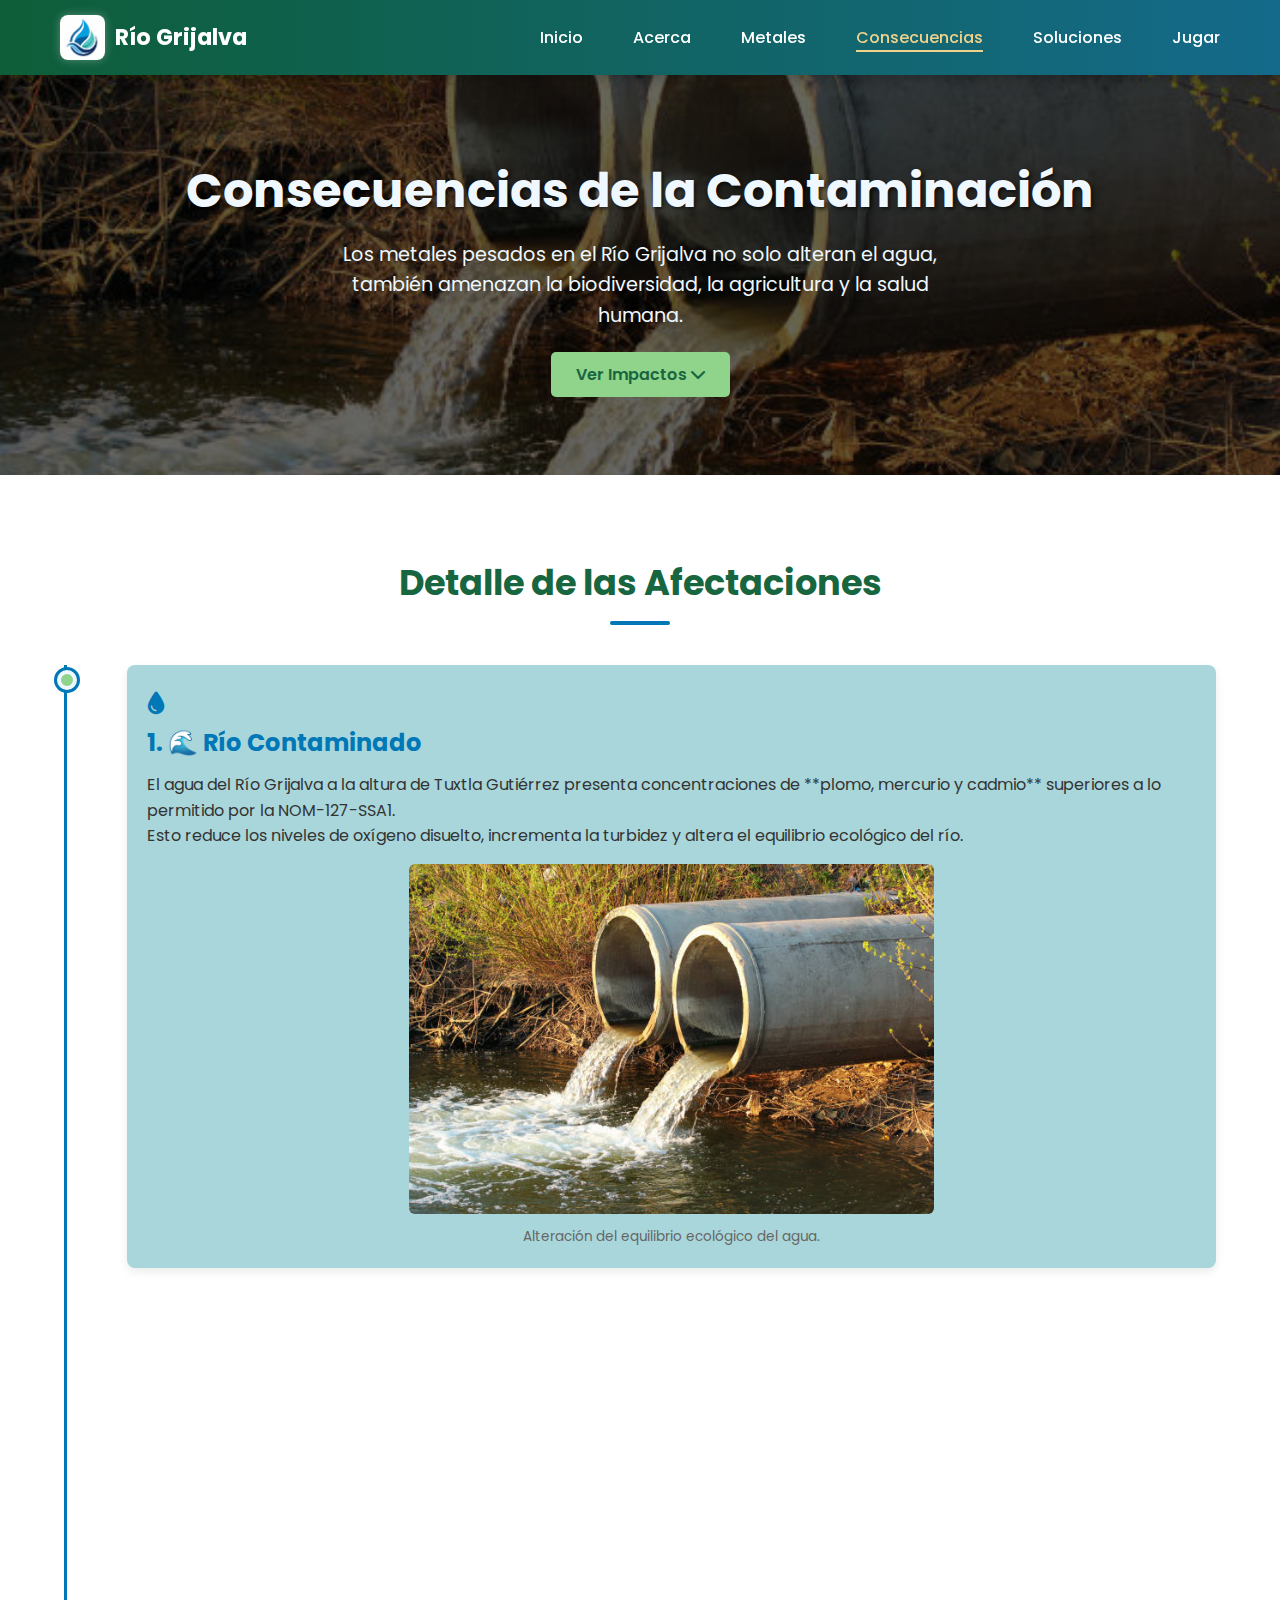
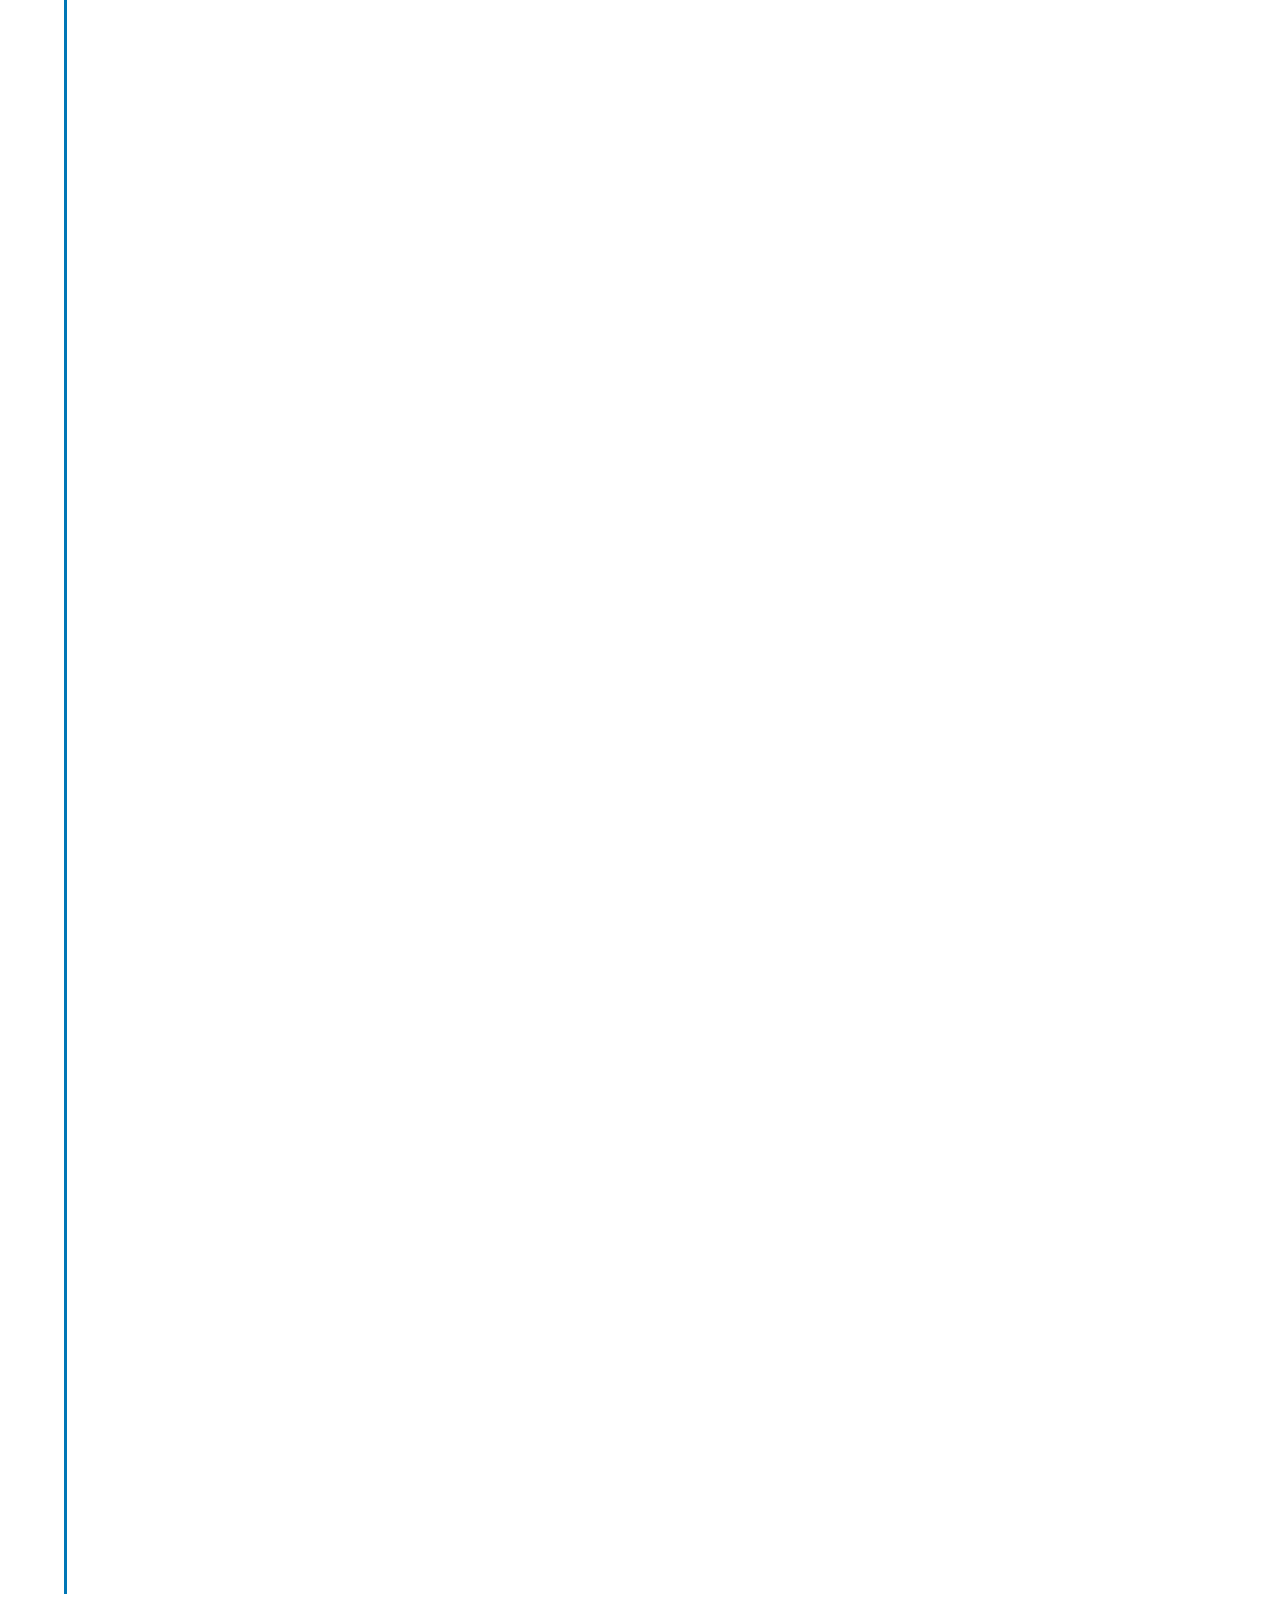
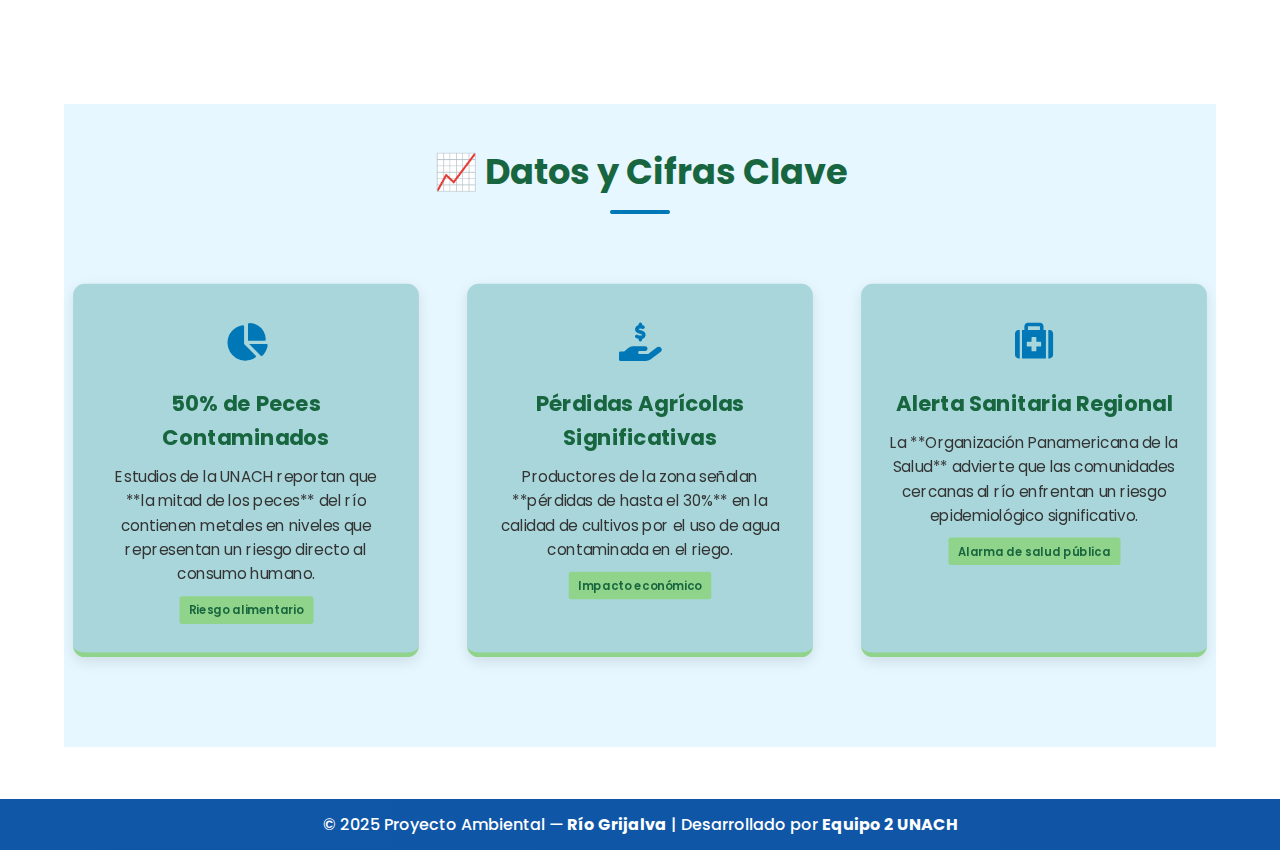
<file: consecuencias.html>
<!DOCTYPE html>
<html lang="es">
<head>
  <meta charset="UTF-8">
  <meta name="viewport" content="width=device-width, initial-scale=1.0">
  <title>Consecuencias - Impacto de la Contaminación en el Río Grijalva</title>
  <link rel="stylesheet" href="consecuencias.css">
  <link rel="preconnect" href="https://fonts.googleapis.com">
  <link rel="preconnect" href="https://fonts.gstatic.com" crossorigin>
  <link href="https://fonts.googleapis.com/css2?family=Poppins:wght@300;500;700&display=swap" rel="stylesheet">
  <link rel="stylesheet" href="https://cdnjs.cloudflare.com/ajax/libs/font-awesome/6.0.0-beta3/css/all.min.css"> 
</head>
<body>
  <header class="header">
    <nav class="navbar">
      <div class="logo" onclick="location.href='index.html'">
        <img src="img/logo.jpg" alt="Logo Río Grijalva" class="loader-logo" />
        <span>Río Grijalva</span>
      </div>
      <ul class="nav-links">
  <li><a href="index.html">Inicio</a></li>
  <li><a href="acerca.html">Acerca</a></li>
  <li><a href="metales.html">Metales</a></li>
  <li><a href="consecuencias.html" class="active">Consecuencias</a></li>
  <li><a href="soluciones.html">Soluciones</a></li>
  <li><a href="juego.html">Jugar</a></li>
       </ul>
    </nav>
  </header>


  <main>
    <section class="hero-section hero-consecuencias">
      <div class="hero-content">
        <h1 class="hero-title">Consecuencias de la Contaminación</h1>
        <p class="hero-subtitle">Los metales pesados en el Río Grijalva no solo alteran el agua, también amenazan la biodiversidad, la agricultura y la salud humana.</p>
        <a href="#timeline-start" class="btn btn-primary">Ver Impactos <i class="fas fa-chevron-down"></i></a>
      </div>
      <picture>
        <img src="img/riocontaminado.jpg" alt="Vista del Río Grijalva" class="hero-bg-image">
      </picture>
    </section>

    <div class="container" id="timeline-start">
      <section class="timeline-section">
        <h2 class="section-title">Detalle de las Afectaciones</h2>
        <div class="timeline-wrapper">
          
          <article class="timeline-item reveal-item">
            <div class="timeline-marker"></div>
            <div class="timeline-content">
              <span class="timeline-icon"><i class="fas fa-tint"></i></span>
              <h3 class="timeline-title">1. 🌊 Río Contaminado</h3>
              <p>El agua del Río Grijalva a la altura de Tuxtla Gutiérrez presenta concentraciones de **plomo, mercurio y cadmio** superiores a lo permitido por la NOM-127-SSA1.</p>
              <p>Esto reduce los niveles de oxígeno disuelto, incrementa la turbidez y altera el equilibrio ecológico del río.</p>
              <figure class="timeline-image-container">
                <img src="img/riocontaminado.jpg" alt="Río contaminado y turbio" loading="lazy">
                <figcaption>Alteración del equilibrio ecológico del agua.</figcaption>
              </figure>
            </div>
          </article>

          <article class="timeline-item reveal-item">
            <div class="timeline-marker"></div>
            <div class="timeline-content">
              <span class="timeline-icon"><i class="fas fa-fish"></i></span>
              <h3 class="timeline-title">2. 🐟 Fauna Afectada: Bioacumulación</h3>
              <p>Los peces y moluscos **acumulan metales en sus tejidos**, lo que provoca **bioacumulación**. Esto significa que los contaminantes suben por la cadena alimenticia.</p>
              <p>En la zona, se han detectado alteraciones reproductivas en peces y disminución significativa en la biodiversidad acuática, amenazando especies endémicas.</p>
              <figure class="timeline-image-container">
                <img src="img/faunaafectada.jpg" alt="Fauna acuática afectada por contaminantes" loading="lazy">
                <figcaption>Riesgo en la cadena alimenticia por bioacumulación.</figcaption>
              </figure>
            </div>
          </article>

          <article class="timeline-item reveal-item">
            <div class="timeline-marker"></div>
            <div class="timeline-content">
              <span class="timeline-icon"><i class="fas fa-seedling"></i></span>
              <h3 class="timeline-title">3. 🌱 Agricultura en Riesgo</h3>
              <p>Los agricultores locales que utilizan agua del río para riego ven afectados sus cultivos, ya que los **metales pesados permanecen en el suelo y los alimentos** cosechados.</p>
              <p>Esto genera pérdidas económicas considerables y representa un riesgo para la salud de quienes consumen productos contaminados.</p>
              <figure class="timeline-image-container">
                <img src="img/agriculturaafectada.jpg" alt="Cultivos contaminados por riego" loading="lazy">
                <figcaption>Impacto en la seguridad alimentaria y económica local.</figcaption>
              </figure>
            </div>
          </article>

          <article class="timeline-item reveal-item">
            <div class="timeline-marker"></div>
            <div class="timeline-content">
              <span class="timeline-icon"><i class="fas fa-heartbeat"></i></span>
              <h3 class="timeline-title">4. 👩‍⚕️ Salud Humana y Enfermedades</h3>
              <p>La exposición prolongada al **plomo** daña el sistema nervioso; el **cadmio** afecta los riñones; el **mercurio** impacta el cerebro; y el **arsénico** está relacionado con cáncer de piel y pulmón.</p>
              <p>En comunidades cercanas al río se reportan problemas digestivos, respiratorios y una mayor incidencia de enfermedades crónicas y degenerativas.</p>
              <figure class="timeline-image-container">
                <img src="img/saludhumana.jpg" alt="Afectaciones en salud humana por metales pesados" loading="lazy">
                <figcaption>La contaminación como amenaza epidemiológica.</figcaption>
              </figure>
            </div>
          </article>

        </div>
      </section>

      <section class="impact-cards-section">
        <h2 class="section-title">📈 Datos y Cifras Clave</h2>
        <div class="cards-container">
          <div class="impact-card reveal-item">
            <div class="card-icon"><i class="fas fa-chart-pie"></i></div>
            <h3 class="card-title">50% de Peces Contaminados</h3>
            <p>Estudios de la UNACH reportan que **la mitad de los peces** del río contienen metales en niveles que representan un riesgo directo al consumo humano.</p>
            <span class="card-tag">Riesgo alimentario</span>
          </div>
          <div class="impact-card reveal-item">
            <div class="card-icon"><i class="fas fa-hand-holding-usd"></i></div>
            <h3 class="card-title">Pérdidas Agrícolas Significativas</h3>
            <p>Productores de la zona señalan **pérdidas de hasta el 30%** en la calidad de cultivos por el uso de agua contaminada en el riego.</p>
            <span class="card-tag">Impacto económico</span>
          </div>
          <div class="impact-card reveal-item">
            <div class="card-icon"><i class="fas fa-medkit"></i></div>
            <h3 class="card-title">Alerta Sanitaria Regional</h3>
            <p>La **Organización Panamericana de la Salud** advierte que las comunidades cercanas al río enfrentan un riesgo epidemiológico significativo.</p>
            <span class="card-tag">Alarma de salud pública</span>
          </div>
        </div>
      </section>
    </div>
  </main>

 <!-- FOOTER -->
  <footer class="footer">
   <p>&copy; 2025 Proyecto Ambiental — <strong>Río Grijalva</strong> | Desarrollado por <strong>Equipo 2 UNACH</strong></p>
  </footer>

  <script>
    window.addEventListener('scroll', function () {
      const header = document.querySelector('.header');
      if (window.scrollY > 50) {
        header.classList.add('scrolled');
      } else {
        header.classList.remove('scrolled');
      }
    });
  </script>

  <script src="consecuencias.js"></script>
</body>
</html>
</file>
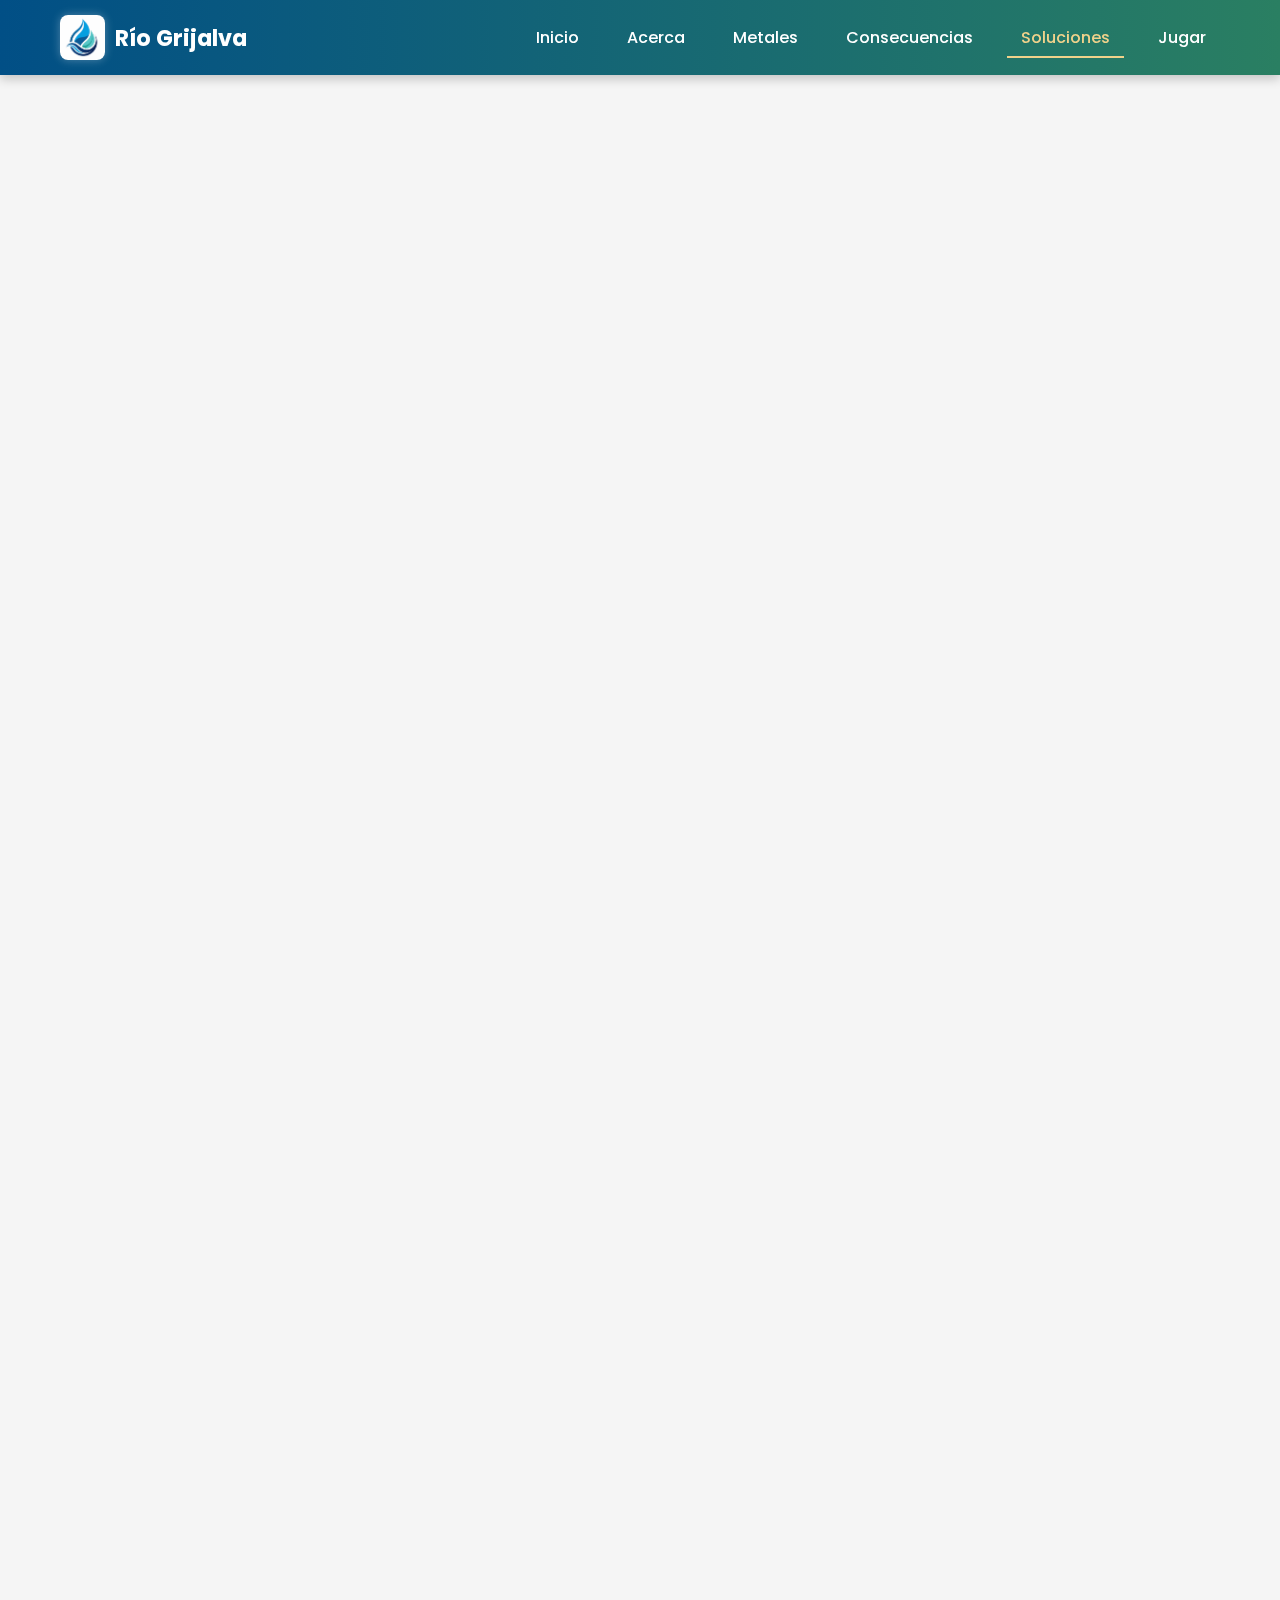
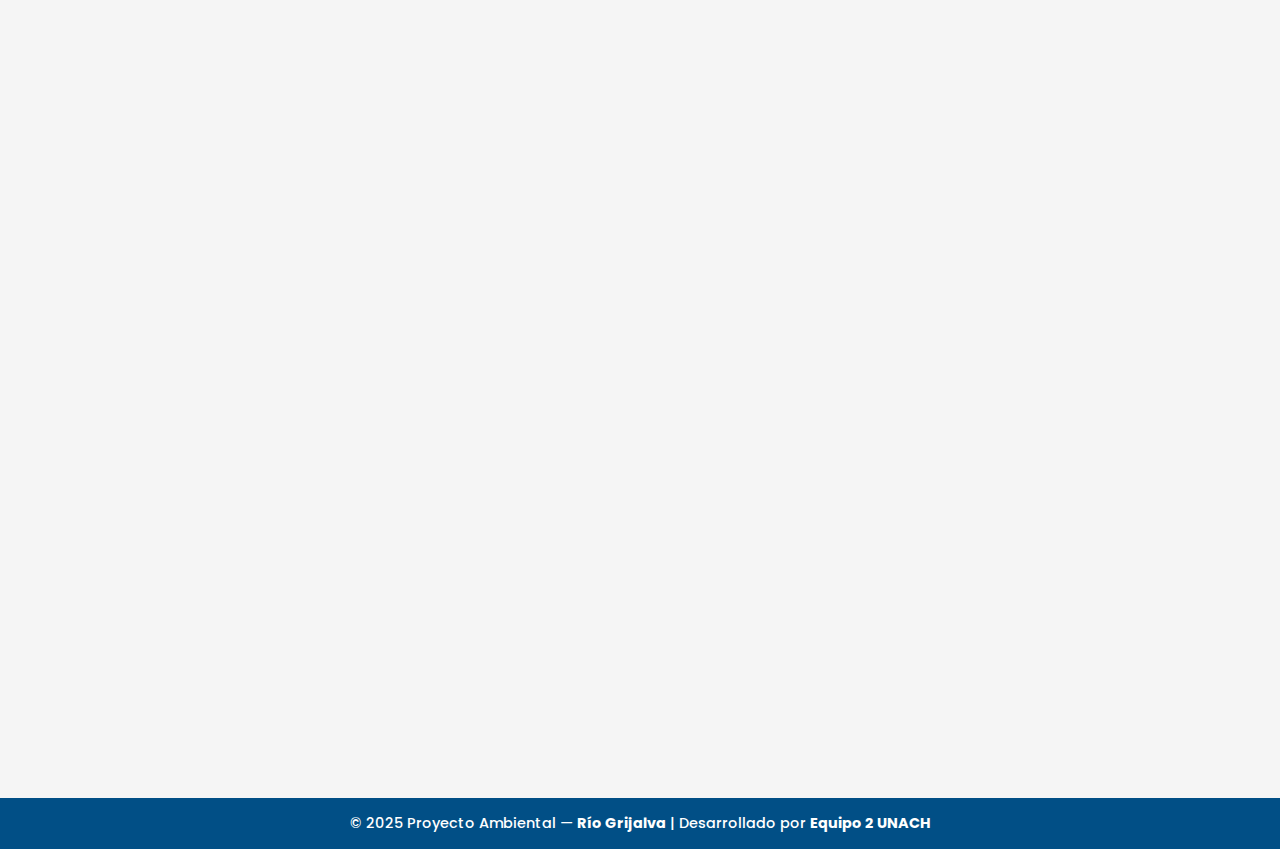
<file: soluciones.html>
<!DOCTYPE html>
<html lang="es">
<head>
    <meta charset="UTF-8" />
    <meta name="viewport" content="width=device-width, initial-scale=1.0" />
    <title>Soluciones Sostenibles - Río Grijalva 🌿</title>
    <link href="https://fonts.googleapis.com/css2?family=Poppins:wght@300;400;600;700&display=swap" rel="stylesheet" />
    <link rel="stylesheet" href="soluciones.css" />
</head>
<body>

    <!-- ===== HEADER ===== -->
    <header class="header">
        <nav class="navbar">
            <div class="logo">
                <img src="img/logo.jpg" alt="Logo Río Grijalva" />
                <span>Río Grijalva</span>
            </div>
            <ul class="nav-links">
                <li><a href="index.html" class="active">Inicio</a></li>
                <li><a href="acerca.html">Acerca</a></li>
                <li><a href="metales.html">Metales</a></li>
                <li><a href="consecuencias.html">Consecuencias</a></li>
                <li><a href="soluciones.html">Soluciones</a></li>
                <li><a href="juego.html">Jugar</a></li>
            </ul>
        </nav>
    </header>

    <!-- Contenido Principal -->
    <main class="container">

        <!-- Introducción -->
        <section class="solutions-intro fade-in">
            <h1 class="main-title">Soluciones para la Recuperación del Río Grijalva</h1>
            <p class="subtitle">
                Acciones y estrategias sostenibles que buscan reducir la contaminación por metales pesados y restaurar el equilibrio ecológico del río más importante de Chiapas.
            </p>
            <a href="#acciones" class="btn-scroll">Ver Acciones ↓</a>
        </section>

        <!-- Sección de Soluciones Clave -->
        <section id="acciones" class="solutions-grid-section fade-in">
            <div class="grid-cards">
                <article class="card solution-card">
                    <span class="icon">🔬</span>
                    <h2>Tratamiento Avanzado</h2>
                    <p class="card-desc">
                        Implementar plantas con tecnología de <strong>biofiltración</strong> y <strong>ósmosis inversa</strong> permite eliminar mercurio, plomo y cromo del agua de manera eficiente.
                    </p>
                    <a href="https://www.sciencedirect.com/topics/earth-and-planetary-sciences/water-treatment" target="_blank" class="info-link">Ver fuente científica</a>
                </article>

                <article class="card solution-card delay-200">
                    <span class="icon">📚</span>
                    <h2>Cultura Ambiental</h2>
                    <p class="card-desc">
                        Crear programas de <strong>educación ambiental</strong> en escuelas y comunidades fomenta la conciencia sobre el uso responsable del agua y el reciclaje.
                    </p>
                    <a href="https://www.gob.mx/semarnat/acciones-y-programas/educacion-ambiental" target="_blank" class="info-link">Ver iniciativa SEMARNAT</a>
                </article>

                <article class="card solution-card delay-400">
                    <span class="icon">⚖️</span>
                    <h2>Fiscalización Efectiva</h2>
                    <p class="card-desc">
                        Fortalecer la <strong>vigilancia de descargas industriales</strong> y aplicar sanciones más severas contribuye a un control real de la contaminación.
                    </p>
                    <a href="https://www.gob.mx/conagua" target="_blank" class="info-link">Ver normativa CONAGUA</a>
                </article>

                <article class="card solution-card delay-600">
                    <span class="icon">🌳</span>
                    <h2>Recuperación de Riberas</h2>
                    <p class="card-desc">
                        Los programas de <strong>reforestación</strong> con especies nativas estabilizan los suelos, reducen la erosión y filtran contaminantes antes de llegar al río.
                    </p>
                    <a href="https://www.fao.org/forestry/es/" target="_blank" class="info-link">Ver datos FAO</a>
                </article>
            </div>
        </section>

        <!-- Infografía Interactiva -->
        <section class="infografia fade-in">
            <h2>Cómo Funciona una Planta de Tratamiento de Aguas Residuales</h2>
            <p class="section-subtitle">Haz clic en cada paso para conocer su función.</p>

            <div class="steps-flow">
                <div class="step-item active" data-step="1">
                    <span class="step-number">1</span>
                    <p>Captación y Cribado</p>
                </div>
                <div class="step-item" data-step="2">
                    <span class="step-number">2</span>
                    <p>Sedimentación Primaria</p>
                </div>
                <div class="step-item" data-step="3">
                    <span class="step-number">3</span>
                    <p>Tratamiento Biológico</p>
                </div>
                <div class="step-item" data-step="4">
                    <span class="step-number">4</span>
                    <p>Desinfección y Vertido</p>
                </div>
            </div>

            <p id="flow-desc" class="flow-description">
                El primer paso consiste en remover objetos grandes como basura y escombros, protegiendo la maquinaria.
            </p>

            <a href="https://es.wikipedia.org/wiki/Planta_de_tratamiento_de_aguas_residuales" target="_blank" class="info-link">Más sobre plantas de tratamiento</a>
        </section>

        <!-- Galería / Carrusel Mejorado -->
        <section class="galeria fade-in">
            <h2>Avances en Proyectos de Limpieza del Grijalva</h2>
            <div class="carousel-container">
                <div class="carousel-slide">
                    <img src="img/tratamiento1.jpg" alt="Proceso de filtración de agua en planta de tratamiento" loading="lazy">
                    <img src="img/tratamiento2.jpg" alt="Reforestación en la ribera del río Grijalva" loading="lazy">
                    <img src="img/tratamiento3.jpg" alt="Monitoreo de calidad del agua en laboratorio" loading="lazy">
                    <img src="img/tratamiento4.jpg" alt="Monitoreo de calidad del agua con maquinaria" loading="lazy">
                    <img src="img/tratamiento5.jpg" alt="Monitoreo de calidad del agua empleados" loading="lazy">
                    <img src="img/tratamiento6.jpg" alt="Monitoreo de calidad del agua ayuntamiento" loading="lazy">
                    <img src="img/tratamiento7.jpg" alt="Monitoreo de calidad del agua ayunta" loading="lazy">
                    <img src="img/tratamiento8.jpg" alt="Monitoreo de calidad del agua" loading="lazy">
                    <img src="img/tratamiento9.jpeg" alt="Monitoreo de calidad del agua en tuxtla" loading="lazy">
                </div>
                <button class="carousel-btn prev-btn" aria-label="Anterior">❮</button>
                <button class="carousel-btn next-btn" aria-label="Siguiente">❯</button>
            </div>
        </section>

        <!-- Compromiso del Usuario Mejorado -->
        <section class="compromiso fade-in">
            <canvas id="waves-bg"></canvas>
            <h2>💚 Tu Compromiso Cuenta :3</h2>
            <p>Comparte una acción sencilla que realizarás para cuidar el río y su ecosistema.</p>

            <form id="compromisoForm" class="compromiso-form">
                <input type="text" id="nombreCompromiso" placeholder="Tu Nombre" required aria-label="Tu Nombre">
                <input type="text" id="accionCompromiso" placeholder="Mi acción es..." required aria-label="Tu Acción de Compromiso">
                <button type="submit">¡Me Comprometo! ✨</button>
            </form>

            <h3>Acciones Publicadas:</h3>
            <ul id="listaCompromisos" class="compromiso-list">
                <!-- Cada compromiso se mostrará como tarjeta -->
            </ul>
        </section>

    </main>

    <!-- ===== FOOTER ===== -->
    <footer>
        <div class="footer-bottom">
            <p>&copy; 2025 Proyecto Ambiental — <strong>Río Grijalva</strong> | Desarrollado por <strong>Equipo 2 UNACH</strong></p>
        </div>
    </footer>

    <script src="soluciones.js"></script>
</body>
</html>
</file>
<file: soluciones.css>
/* ==========================================================
   CSS COMPLETO - PÁGINA "SOLUCIONES"
   ========================================================== */

/* === VARIABLES === */
:root {
  --azul-marino: #014F86;
  --azul-agua: #0099cc;
  --azul-cielo: #71C9CE;
  --verde-eco: #2a9d8f;
  --verde-bosque: #2A7F62;
  --arena: #f0d28b;
  --gris: #f5f5f5;
  --gris-texto: #444;
  --blanco: #FFFFFF;
  --dorado: #C9A227;
  --sombra: 0 8px 25px rgba(0, 0, 0, 0.15);
  --header-height: 70px;
}

/* === RESET BASE === */
* {
  margin: 0;
  padding: 0;
  box-sizing: border-box;
  font-family: "Poppins", sans-serif;
}

body {
  background: var(--gris);
  color: var(--gris-texto);
  overflow-x: hidden;
}

/* ===== HEADER ===== */
.header {
  background: linear-gradient(90deg, var(--azul-marino), var(--verde-bosque));
  color: var(--blanco);
  position: sticky;
  top: 0;
  z-index: 9999;
  box-shadow: 0 4px 10px rgba(0,0,0,0.2);
  transition: background 0.4s ease, box-shadow 0.4s ease, padding 0.3s ease;
}

.header.scrolled {
  background: linear-gradient(90deg, #013b64, #1d5c47);
  box-shadow: 0 6px 16px rgba(0,0,0,0.4);
  padding: 8px 0;
}

.navbar {
  display: flex;
  justify-content: space-between;
  align-items: center;
  max-width: 1200px;
  margin: auto;
  padding: 15px 20px;
}

.logo {
  display: flex;
  align-items: center;
  gap: 10px;
  cursor: pointer;
  transition: transform 0.3s ease;
}

.logo:hover { transform: scale(1.1); }

.logo img {
  width: 45px;
  border-radius: 8px;
  box-shadow: 0 0 10px rgba(255,255,255,0.3);
}

.logo span {
  font-weight: 700;
  font-size: 1.4rem;
  color: var(--blanco);
}

.nav-links {
  list-style: none;
  display: flex;
  gap: 20px;
}

.nav-links a {
  color: var(--blanco);
  text-decoration: none;
  font-weight: 500;
  padding: 6px 14px;
  border-radius: 8px;
  transition: color 0.3s ease, border-bottom 0.3s ease;
  position: relative;
}

.nav-links a::after {
  content: "";
  position: absolute;
  bottom: -3px;
  left: 0;
  width: 0%;
  height: 2px;
  background: var(--arena);
  transition: 0.3s;
}

.nav-links a:hover::after,
.nav-links a.active::after {
  width: 100%;
}

.nav-links a:hover,
.nav-links a.active {
  color: var(--arena);
}

/* Sección de introducción */
.solutions-intro {
  text-align: center;
  padding: 5rem 2rem 3rem;
  background: linear-gradient(135deg, #dff6ff, var(--arena));
  border-bottom: 4px solid var(--azul-marino);
}

.main-title {
  font-size: 2.2rem;
  color: var(--azul-marino);
  margin-bottom: 1rem;
}

.subtitle {
  max-width: 700px;
  margin: 0 auto 2rem;
  font-size: 1.1rem;
  color: var(--gris-texto);
}

.btn-scroll {
  display: inline-block;
  padding: 0.8rem 1.6rem;
  background: var(--azul-marino);
  color: var(--blanco);
  border-radius: 25px;
  text-decoration: none;
  transition: 0.3s;
  font-weight: 600;
}

.btn-scroll:hover {
  background: var(--verde-eco);
  color: var(--arena);
}

/* 💧 Grid de soluciones */
.solutions-grid-section {
  padding: 4rem 2rem;
  background: var(--blanco);
}

.grid-cards {
  display: grid;
  gap: 2rem;
  grid-template-columns: repeat(auto-fit, minmax(250px, 1fr));
  max-width: 1100px;
  margin: auto;
}

.solution-card {
  background: var(--blanco);
  border-radius: 25px;
  padding: 2rem 1.5rem;
  text-align: center;
  box-shadow: var(--sombra);
  transition: transform 0.4s ease, box-shadow 0.4s ease, background 0.4s ease, color 0.4s ease;
  color: var(--azul-marino);
  cursor: pointer;
  position: relative;
  overflow: hidden;
}

.solution-card::before {
  content: "";
  position: absolute;
  width: 130%;
  height: 130%;
  top: -15%;
  left: -15%;
  background: linear-gradient(45deg, var(--azul-marino), var(--verde-eco));
  transform: rotate(25deg) scale(0);
  transition: transform 0.6s ease;
  z-index: 0;
}

.solution-card:hover::before {
  transform: rotate(25deg) scale(1);
}

.solution-card .icon {
  font-size: 3rem;
  margin-bottom: 0.6rem;
  position: relative;
  z-index: 1;
}

.solution-card h2,
.solution-card p,
.solution-card .info-link {
  position: relative;
  z-index: 1;
}

.solution-card p.card-desc {
  font-size: 1rem;
  line-height: 1.6;
}

.solution-card .info-link {
  display: inline-block;
  margin-top: 1rem;
  color: var(--azul-agua);
  text-decoration: none;
  font-weight: 600;
  transition: color 0.3s ease;
}

.solution-card:hover {
  color: var(--blanco);
}

.solution-card:hover .info-link {
  color: var(--arena);
}

/* ⚙️ Infografía interactiva */
.infografia {
  background: linear-gradient(135deg, #e7f7f7, #ffffff);
  padding: 4rem 2rem;
  text-align: center;
  border-top: 3px solid var(--azul-marino);
}

.infografia h2 {
  color: var(--azul-marino);
  margin-bottom: 1rem;
  font-size: 2rem;
}

.section-subtitle {
  color: var(--gris-texto);
  margin-bottom: 2rem;
  font-size: 1.1rem;
}

.steps-flow {
  display: flex;
  justify-content: center;
  flex-wrap: wrap;
  gap: 1.5rem;
  margin-bottom: 2rem;
}

.step-item {
  background: var(--blanco);
  border: 3px solid var(--azul-marino);
  border-radius: 20px;
  padding: 1rem 1.5rem;
  width: 180px;
  cursor: pointer;
  transition: all 0.4s ease;
  box-shadow: var(--sombra);
  font-weight: 600;
  text-align: center;
}

.step-item:hover,
.step-item.active {
  background: linear-gradient(135deg, var(--azul-agua), var(--verde-eco));
  color: var(--blanco);
  transform: translateY(-8px) scale(1.05);
  box-shadow: 0 10px 30px rgba(0,0,0,0.2);
}

/* 🟦 Carrusel / Galería */
.carousel-container {
  width: 90%;
  max-width: 900px;
  margin: 2rem auto;
  overflow: hidden;
  border-radius: 20px;
  border: 4px solid var(--azul-marino);
  box-shadow: var(--sombra);
  position: relative;
  background: var(--blanco);
}

.carousel-slide {
  display: flex;
  gap: 20px;
  transition: transform 0.8s ease-in-out;
}

.carousel-slide img {
  width: calc(100% / 3 - 13.33px);
  height: 450px;
  object-fit: cover;
  border-radius: 20px;
  flex-shrink: 0;
  transition: transform 0.3s ease;
}

.carousel-slide img:hover {
  transform: scale(1.03);
}

.carousel-btn {
  position: absolute;
  top: 50%;
  transform: translateY(-50%);
  background: rgba(1, 79, 134, 0.85);
  border: none;
  color: var(--blanco);
  font-size: 2rem;
  cursor: pointer;
  padding: 0.5rem 1rem;
  border-radius: 50%;
  transition: 0.3s;
  z-index: 2;
}

.carousel-btn:hover {
  background: var(--azul-agua);
}

.prev-btn { left: 15px; }
.next-btn { right: 15px; }

/* Compromiso del usuario Mejorado */
.compromiso {
  position: relative;
  overflow: hidden;
  background: linear-gradient(135deg, #defcf9, #ffffff);
  text-align: center;
  padding: 4rem 2rem;
  border-radius: 25px;
  max-width: 800px;
  margin: 2rem auto;
  box-shadow: var(--sombra);
}

#waves-bg {
  position: absolute;
  bottom: 0;
  left: 0;
  width: 100%;
  height: 100%;
  z-index: 0;
  background: transparent;
  pointer-events: none;
}

.compromiso * {
  position: relative;
  z-index: 1;
}

.compromiso h2 {
  color: var(--azul-marino);
  margin-bottom: 1rem;
}

.compromiso-form {
  display: flex;
  justify-content: center;
  flex-wrap: wrap;
  gap: 1rem;
  margin-top: 1.5rem;
}

.compromiso-form input {
  padding: 0.8rem 1rem;
  border-radius: 30px;
  border: 2px solid var(--azul-marino);
  width: 220px;
  transition: 0.3s;
}

.compromiso-form input:focus {
  border-color: var(--verde-eco);
  outline: none;
}

.compromiso-form button {
  padding: 0.8rem 1.5rem;
  background: var(--verde-eco);
  color: var(--blanco);
  border: none;
  border-radius: 30px;
  cursor: pointer;
  font-weight: 600;
  transition: 0.3s;
}

.compromiso-form button:hover {
  background: var(--azul-marino);
  color: var(--arena);
}

/* Lista de compromisos como tarjetas */
.compromiso-list {
  list-style: none;
  max-width: 500px;
  margin: 2rem auto;
  text-align: left;
  padding: 0;
  display: flex;
  flex-direction: column;
  gap: 0.8rem;
}

.compromiso-list li {
  background: var(--blanco);
  border: 2px solid var(--azul-agua);
  border-radius: 20px;
  padding: 0.8rem 1rem;
  box-shadow: var(--sombra);
  display: flex;
  flex-direction: column;
  gap: 0.3rem;
}

.compromiso-list li p {
  margin: 0;
  font-size: 0.95rem;
  color: var(--gris-texto);
}

.compromiso-list li p.nombre {
  font-weight: 600;
  color: var(--azul-marino);
}

.compromiso-list li p.accion {
  font-style: italic;
  color: var(--verde-eco);
}

.compromiso-list li p.descripcion {
  margin-left: 0.3rem;
}

/* Botón de borrar */
.compromiso-list li .btn-borrar {
  align-self: flex-end;
  background: var(--dorado);
  border: none;
  color: var(--blanco);
  font-weight: 700;
  font-size: 1rem;
  border-radius: 50%;
  width: 28px;
  height: 28px;
  cursor: pointer;
  transition: 0.3s;
}

.compromiso-list li .btn-borrar:hover {
  background: var(--arena);
  color: var(--azul-marino);
}

/* ==== FOOTER ==== */
footer {
  background-color: var(--azul-marino);
  color: var(--blanco);
  text-align: center;
  padding: 15px 0;
  font-weight: 500;
}

.footer-bottom {
  font-size: 0.9rem;
}

/* Animaciones suaves */
.fade-in {
  opacity: 0;
  transform: translateY(20px);
  animation: fadeInUp 0.9s ease forwards;
}

.fade-in.visible { opacity: 1; transform: translateY(0); }

.fade-in:nth-child(2) { animation-delay: 0.2s; }
.fade-in:nth-child(3) { animation-delay: 0.4s; }
.fade-in:nth-child(4) { animation-delay: 0.6s; }

@keyframes fadeInUp {
  to { opacity: 1; transform: translateY(0); }
}

/* Responsive */
@media (max-width: 768px) {
  .navbar { flex-direction: column; }
  .nav-links { flex-wrap: wrap; justify-content: center; }
  .main-title { font-size: 1.8rem; }
  .solution-card { padding: 1.5rem; }
  .btn-scroll { font-size: 0.9rem; padding: 0.6rem 1.2rem; }
  .carousel-slide img { height: 300px; width: 100%; }
  .step-item { width: 140px; padding: 0.8rem; }
  .compromiso { padding: 2rem 1rem; }
  .compromiso-form input { width: 100%; max-width: 220px; }
}
</file>
<file: consecuencias.css>
/* --------------------
 * 1. Variables y Reset
 * -------------------- */

:root {
    --color-primary: #0077b6; /* Azul fuerte para enlaces y botones */
    --color-secondary: #90d38a; /* Azul claro para acentos */
    --color-dark: #18663f;
    --color-light: #f0f8ff; /* Azul muy claro */
    --color-text: #333;
    --color-background: #a8d6da;
    --font-primary: 'Poppins', sans-serif;

}

* {
    box-sizing: border-box;
    margin: 0;
    padding: 0;
}

body {
    font-family: var(--font-primary);
    line-height: 1.6;
    color: var(--color-text);
}

.container {
    width: 90%;
    max-width: 1200px;
    margin: 0 auto;
    padding: 20px 0;
}

/* ===============================
   EFECTO HOVER SOLO COLOR EN HEADER
================================= */

.nav-links a {
  color: white;
  text-decoration: none;
  font-weight: 500;
  position: relative;
  transition: color 0.3s ease;
}

/* Cambia el color del texto al pasar el cursor */
.nav-links a:hover,
.nav-links a:focus {
  color: #f0d28b;
  outline: none;
}

/* Enlace activo */
.nav-links a.active {
  color: #f0d28b;
}

/* Subrayado animado */
.nav-links a::after {
  content: '';
  position: absolute;
  bottom: -3px;
  left: 0;
  width: 0;
  height: 2px;
  background: #f0d28b;
  transition: width 0.3s ease;
  gap: 50px;
}

/* Subrayado visible al pasar o activo */
.nav-links a:hover::after,
.nav-links a.active::after {
  width: 100%;
}


/* --------------------
 * 2. Header y Navegación
 * -------------------- */

.header {
  background: linear-gradient(90deg, #0e5e39, #146a8a);
  color: white;
  position: sticky;
  top: 0;
  z-index: 999;
  transition: 0.4s ease;
  box-shadow: 0 4px 10px rgba(0,0,0,0.2);
}
.nav-links a {
  color: #ffffff; 
  text-decoration: none;
  font-weight: 500;
  transition: color 0.3s ease;
}

.header.scrolled {
  background: linear-gradient(90deg, #0c4c2e, #0b5571);
}
.navbar {
  max-width: 1200px;
  margin: auto;
  display: flex;
  align-items: center;
  justify-content: space-between;
  padding: 15px 20px;
}
.logo {
  display: flex;
  align-items: center;
  gap: 10px;
  cursor: pointer;
  transition: transform 0.3s ease;
}
.logo:hover { transform: scale(1.1); }
.logo img { width: 45px; border-radius: 8px; box-shadow: 0 0 10px rgba(255,255,255,0.3); }
.logo span { font-weight: 700; font-size: 1.4rem; color: var(--blanco); }
.nav-links {
  list-style: none;
  display: flex;
  gap: 20px;
}

.nav-links {
    list-style: none;
    display: flex;
    gap: 50px;
    
}

.nav-link {
    color: white;
    text-decoration: none;
    font-weight: 500;
    padding: 5px 0;
    position: relative;
    background: #f0d28b;
}

.nav-link::after { /* Efecto de subrayado dinámico */
    content: '';
    position: absolute;
    bottom: -3px;
    left: 0;
    width: 0;
    height: 2px;
     background: #f0d28b;
    transition: width 0.3s;
}

.nav-link:hover::after,
.nav-link.active::after {
    width: 100%;
    background: #f0d28b;
}

.nav-link.active {
    color: var(--color-secondary);
}

.cta-button {
    background-color: var(--color-secondary);
    padding: 8px 15px;
    border-radius: 20px;
    color: var(--color-dark) !important;
    transition: background-color 0.3s, transform 0.2s;
}

.cta-button:hover {
    background-color: var(--color-light);
    transform: scale(1.05);
}


.nav-toggle { display: none; } 

/* --------------------
 * 3. Hero Section
 * -------------------- */

.hero-section {
    position: relative;
    height: 400px;
    display: flex;
    align-items: center;
    justify-content: center;
    text-align: center;
    overflow: hidden;
}

.hero-bg-image {
    position: absolute;
    top: 0;
    left: 0;
    width: 100%;
    height: 100%;
    object-fit: cover;
    z-index: -1;
    filter: brightness(0.4); /* Oscurece la imagen para que el texto resalte */
}

.hero-content {
    color: var(--color-light);
    z-index: 10;
    padding: 20px;
}

.hero-title {
    font-size: 3em;
    margin-bottom: 10px;
    font-weight: 700;
    text-shadow: 2px 2px 4px rgba(0, 0, 0, 0.7);
}

.hero-subtitle {
    font-size: 1.2em;
    max-width: 600px;
    margin: 0 auto 20px;
}

.btn-primary {
    display: inline-block;
    padding: 10px 25px;
    background-color: var(--color-secondary);
    color: var(--color-dark);
    text-decoration: none;
    border-radius: 5px;
    font-weight: 600;
    transition: background-color 0.3s, transform 0.2s;
}

.btn-primary:hover {
    background-color: #48cae4;
    transform: translateY(-2px);
}

/* --------------------
 * 4. Timeline (Línea de Tiempo)
 * -------------------- */

.timeline-section {
    padding: 60px 0;
}

.section-title {
    text-align: center;
    font-size: 2.2em;
    margin-bottom: 40px;
    color: var(--color-dark);
    position: relative;
}

.section-title::after {
    content: '';
    display: block;
    width: 60px;
    height: 4px;
    background: var(--color-primary);
    margin: 10px auto 0;
    border-radius: 2px;
}

.timeline-wrapper {
    position: relative;
    padding-left: 30px; /* Espacio para la línea vertical */
    border-left: 3px solid var(--color-primary);
}

.timeline-item {
    margin-bottom: 50px;
    position: relative;
    padding-left: 30px;
    opacity: 0; /* Para animación de entrada */
    transform: translateY(20px);
    transition: opacity 0.6s ease-out, transform 0.6s ease-out;
}

.timeline-item.visible {
    opacity: 1;
    transform: translateY(0);
}

.timeline-marker {
    position: absolute;
    left: -40px; /* Alineado a la izquierda de la línea vertical */
    top: 5px;
    width: 20px;
    height: 20px;
    border-radius: 50%;
    background-color: var(--color-secondary);
    border: 4px solid var(--color-light);
    box-shadow: 0 0 0 3px var(--color-primary);
}

.timeline-content {
    background-color: var(--color-background);
    padding: 20px;
    border-radius: 8px;
    box-shadow: 0 4px 10px rgba(0, 0, 0, 0.08);
    position: relative;
    transition: box-shadow 0.3s;
}

.timeline-content:hover {
    box-shadow: 0 6px 15px rgba(0, 0, 0, 0.15);
}

.timeline-title {
    color: var(--color-primary);
    margin-bottom: 10px;
    font-size: 1.5em;
    display: flex;
    align-items: center;
}

.timeline-icon {
    font-size: 1.5em;
    color: var(--color-primary);
    margin-right: 10px;
}

.timeline-image-container {
    margin-top: 15px;
    text-align: center;
}

.timeline-image-container img {
    max-width: 50%;
    height: auto;
    border-radius: 6px;
}

.timeline-image-container figcaption {
    font-size: 0.85em;
    color: #666;
    margin-top: 5px;
}

/* --------------------
 * 5. Impact Cards Section
 * -------------------- */

.impact-cards-section {
    padding: 40px 0 80px;
    background-color: #e6f7ff; /* Fondo sutil para destacar la sección */
}

.cards-container {
    display: grid;
    grid-template-columns: repeat(auto-fit, minmax(280px, 1fr));
    gap: 30px;
    padding-top: 20px;
}

.impact-card {
    background-color: var(--color-background);
    padding: 30px;
    border-radius: 12px;
    text-align: center;
    box-shadow: 0 5px 15px rgba(0, 0, 0, 0.1);
    border-bottom: 5px solid var(--color-secondary);
    transition: transform 0.3s ease-out, box-shadow 0.3s;
    opacity: 20; /* Para animación de entrada */
    transform: scale(0.95);
}

.impact-card:hover {
    transform: scale(1.03);
    box-shadow: 20 10px 20px rgba(0, 0, 0, 0.15);
}

.card-icon {
    font-size: 2.5em;
    color: var(--color-primary);
    margin-bottom: 15px;
}

.card-title {
    font-size: 1.4em;
    color: var(--color-dark);
    margin-bottom: 10px;
}

.card-tag {
    display: inline-block;
    margin-top: 10px;
    padding: 5px 10px;
    background-color: var(--color-secondary);
    color: var(--color-dark);
    font-size: 0.75em;
    font-weight: 600;
    border-radius: 3px;
}

/* --- SECCIÓN FOOTER --- */

/* FOOTER */
.footer {
  background: linear-gradient(90deg, #1057a8, #1055a5);
  color: white;
  text-align: center;
  padding: 0.8rem 0;
  margin-top: 2rem;
  font-weight: 500;
}
/* --------------------
 * 7. Media Queries (Responsividad)
 * -------------------- */

@media (max-width: 900px) {
    /* Ajuste de Timeline para vista móvil */
    .timeline-wrapper {
        padding-left: 0;
        border-left: none;
    }
    
    .timeline-item {
        padding-left: 0;
        margin-left: 40px; /* Indenta el contenido de la izquierda */
        border-left: 3px solid var(--color-primary); /* Línea al lado del contenido */
    }

    .timeline-marker {
        left: -15px; /* Mantiene el marcador alineado a la nueva línea */
        z-index: 10;
    }

    .timeline-title {
        font-size: 1.3em;
    }
}

@media (max-width: 600px) {
    /* Ajuste de Navegación para móvil */
    .nav-toggle {
        display: block;
        background: none;
        border: none;
        cursor: pointer;
        z-index: 20;
    }

    .bar {
        display: block;
        width: 25px;
        height: 3px;
        margin: 5px auto;
        background-color: var(--color-light);
        transition: all 0.3s ease-in-out;
    }
    
    .nav-links {
        display: none;
        flex-direction: column;
        width: 100%;
        position: absolute;
        top: 60px; /* Altura del header */
        left: 0;
        background-color: var(--color-dark);
        text-align: center;
        padding: 20px 0;
        box-shadow: 0 8px 10px rgba(0, 0, 0, 0.3);
    }
    
    .nav-links.open {
        display: flex;
    }

    .nav-links li {
        margin: 10px 0;
    }
    
    .hero-title {
        font-size: 2.2em;
    }

    .hero-subtitle {
        font-size: 1em;
    }

    .section-title {
        font-size: 1.8em;
    }
}
</file>
